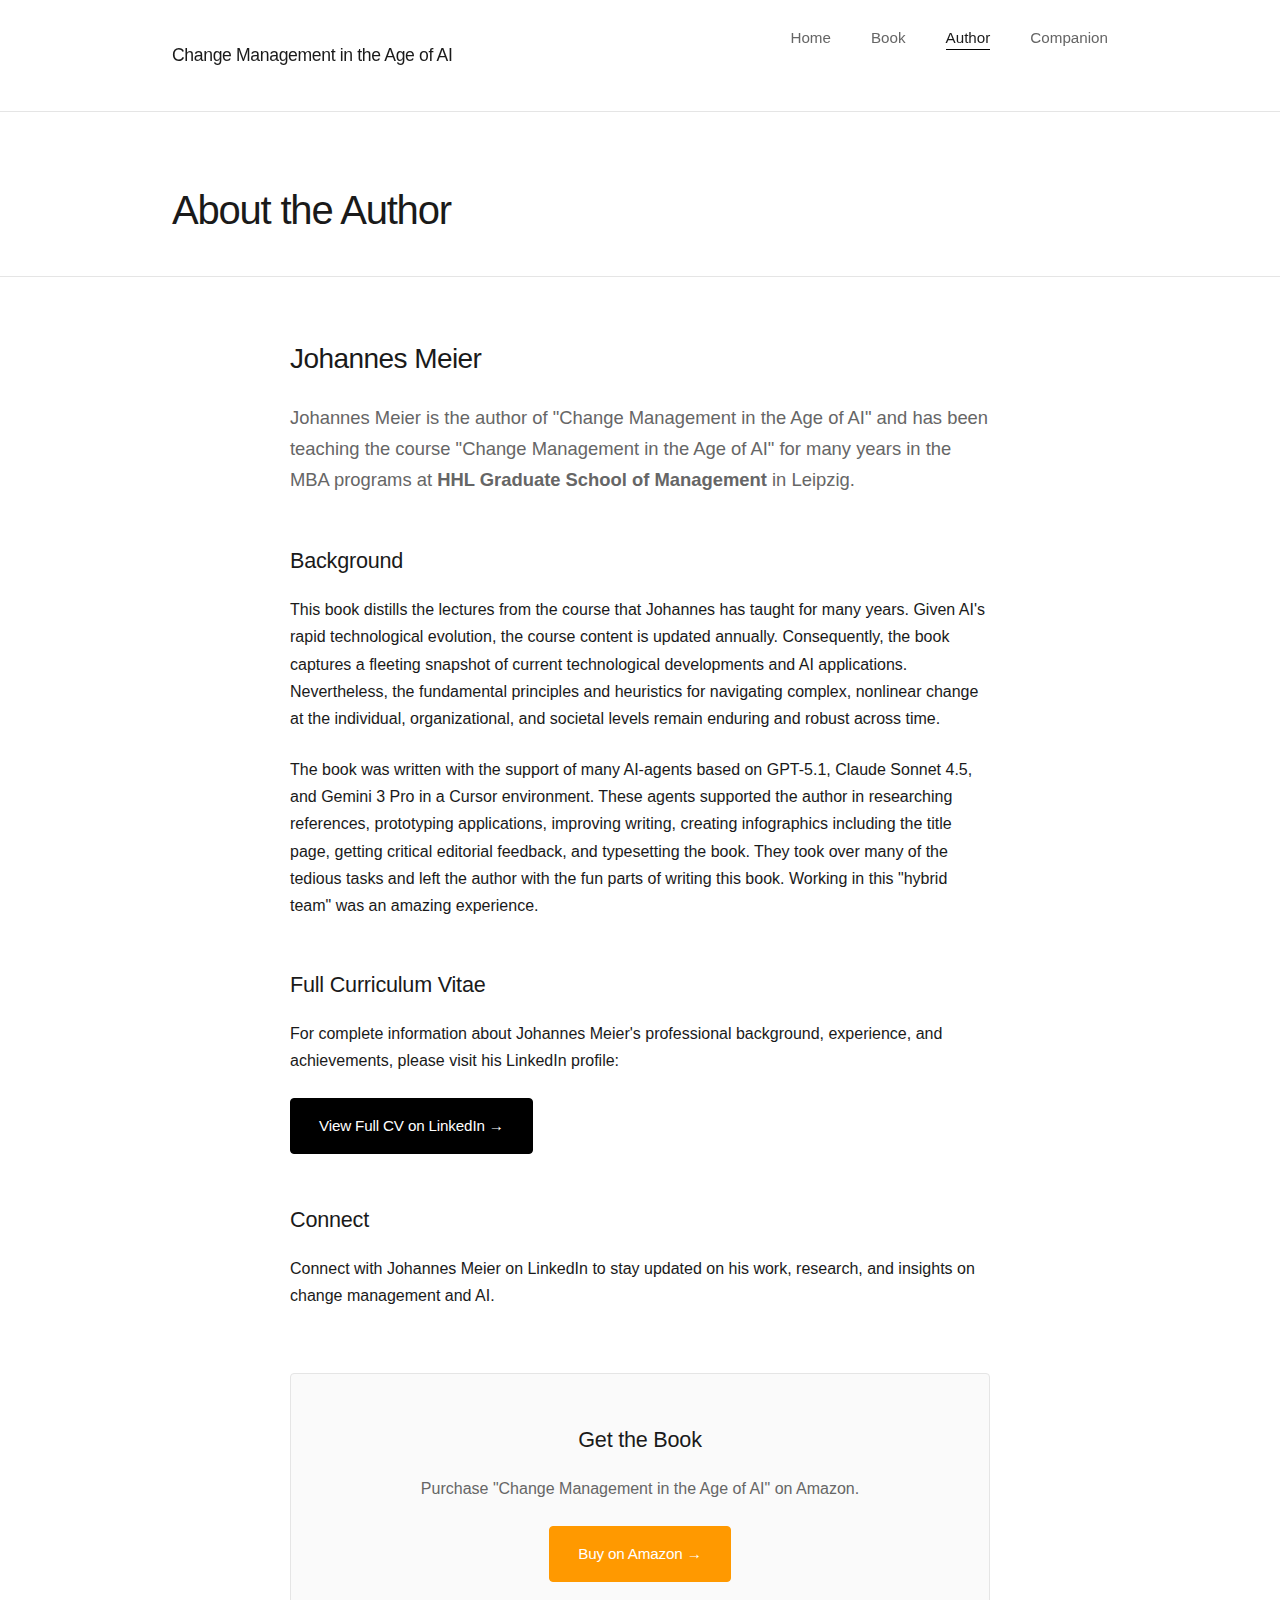
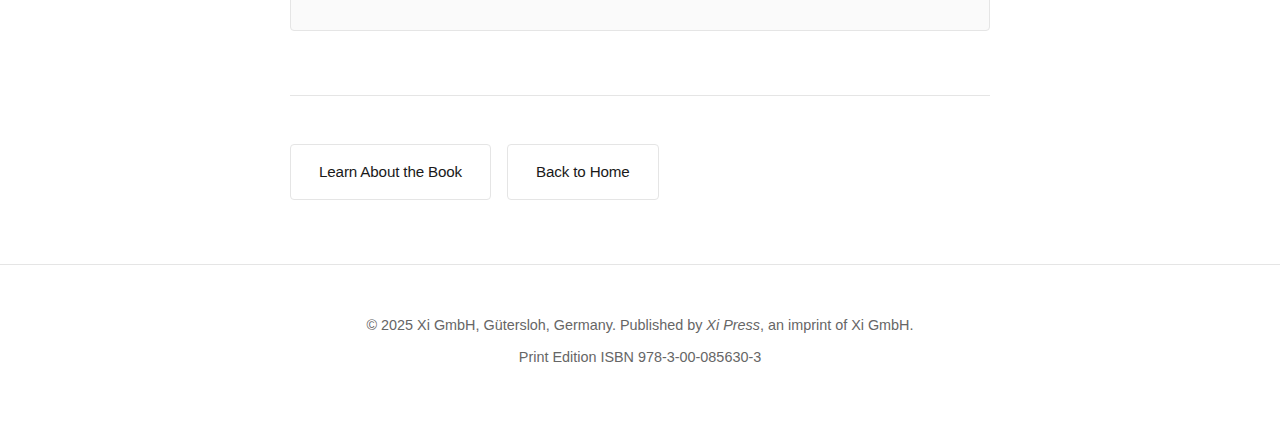
<file: author.html>
<!DOCTYPE html>
<html lang="en">
<head>
    <meta charset="UTF-8">
    <meta name="viewport" content="width=device-width, initial-scale=1.0">
    <title>About the Author | Change Management in the Age of AI</title>
    <link rel="stylesheet" href="styles.css">
</head>
<body>
    <header>
        <nav>
            <div class="nav-container">
                <h1 class="logo">Change Management in the Age of AI</h1>
                <ul class="nav-menu">
                    <li><a href="index.html">Home</a></li>
                    <li><a href="book.html">Book</a></li>
                    <li><a href="author.html" class="active">Author</a></li>
                    <li><a href="companion.html">Companion</a></li>
                </ul>
            </div>
        </nav>
    </header>

    <main>
        <section class="page-header">
            <div class="container">
                <h1>About the Author</h1>
            </div>
        </section>

        <section class="content">
            <div class="container">
                <div class="author-content">
                    <div class="author-intro">
                        <h2>Johannes Meier</h2>
                        <p class="lead">
                            Johannes Meier is the author of "Change Management in the Age of AI" and has been teaching 
                            the course "Change Management in the Age of AI" for many years in the MBA programs at 
                            <strong>HHL Graduate School of Management</strong> in Leipzig.
                        </p>
                    </div>

                    <div class="author-bio">
                        <h3>Background</h3>
                        <p>
                            This book distills the lectures from the course that Johannes has taught for many years. 
                            Given AI's rapid technological evolution, the course content is updated annually. Consequently, 
                            the book captures a fleeting snapshot of current technological developments and AI applications. 
                            Nevertheless, the fundamental principles and heuristics for navigating complex, nonlinear change 
                            at the individual, organizational, and societal levels remain enduring and robust across time.
                        </p>

                        <p>
                            The book was written with the support of many AI-agents based on GPT-5.1, Claude Sonnet 4.5, and 
                            Gemini 3 Pro in a Cursor environment. These agents supported the author in researching references, 
                            prototyping applications, improving writing, creating infographics including the title page, getting 
                            critical editorial feedback, and typesetting the book. They took over many of the tedious tasks and 
                            left the author with the fun parts of writing this book. Working in this "hybrid team" was an amazing 
                            experience.
                        </p>
                    </div>

                    <div class="author-cv">
                        <h3>Full Curriculum Vitae</h3>
                        <p>
                            For complete information about Johannes Meier's professional background, experience, and achievements, 
                            please visit his LinkedIn profile:
                        </p>
                        <div class="cv-link">
                            <a href="https://www.linkedin.com/in/johannesmeier/" target="_blank" rel="noopener noreferrer" class="btn btn-primary">
                                View Full CV on LinkedIn →
                            </a>
                        </div>
                    </div>

                    <div class="author-contact">
                        <h3>Connect</h3>
                        <p>
                            Connect with Johannes Meier on LinkedIn to stay updated on his work, research, and insights on 
                            change management and AI.
                        </p>
                    </div>

                    <div class="purchase-section">
                        <h3>Get the Book</h3>
                        <p>
                            Purchase "Change Management in the Age of AI" on Amazon.
                        </p>
                        <a href="https://www.amazon.de/dp/B0GC868MZJ" target="_blank" rel="noopener noreferrer" class="btn btn-primary btn-amazon">
                            Buy on Amazon →
                        </a>
                    </div>

                    <div class="cta-section">
                        <a href="book.html" class="btn btn-outline">Learn About the Book</a>
                        <a href="index.html" class="btn btn-outline">Back to Home</a>
                    </div>
                </div>
            </div>
        </section>
    </main>

    <footer>
        <div class="container">
            <p>&copy; 2025 Xi GmbH, Gütersloh, Germany. Published by <em>Xi Press</em>, an imprint of Xi GmbH.</p>
            <p>Print Edition ISBN 978-3-00-085630-3</p>
        </div>
    </footer>
</body>
</html>
</file>
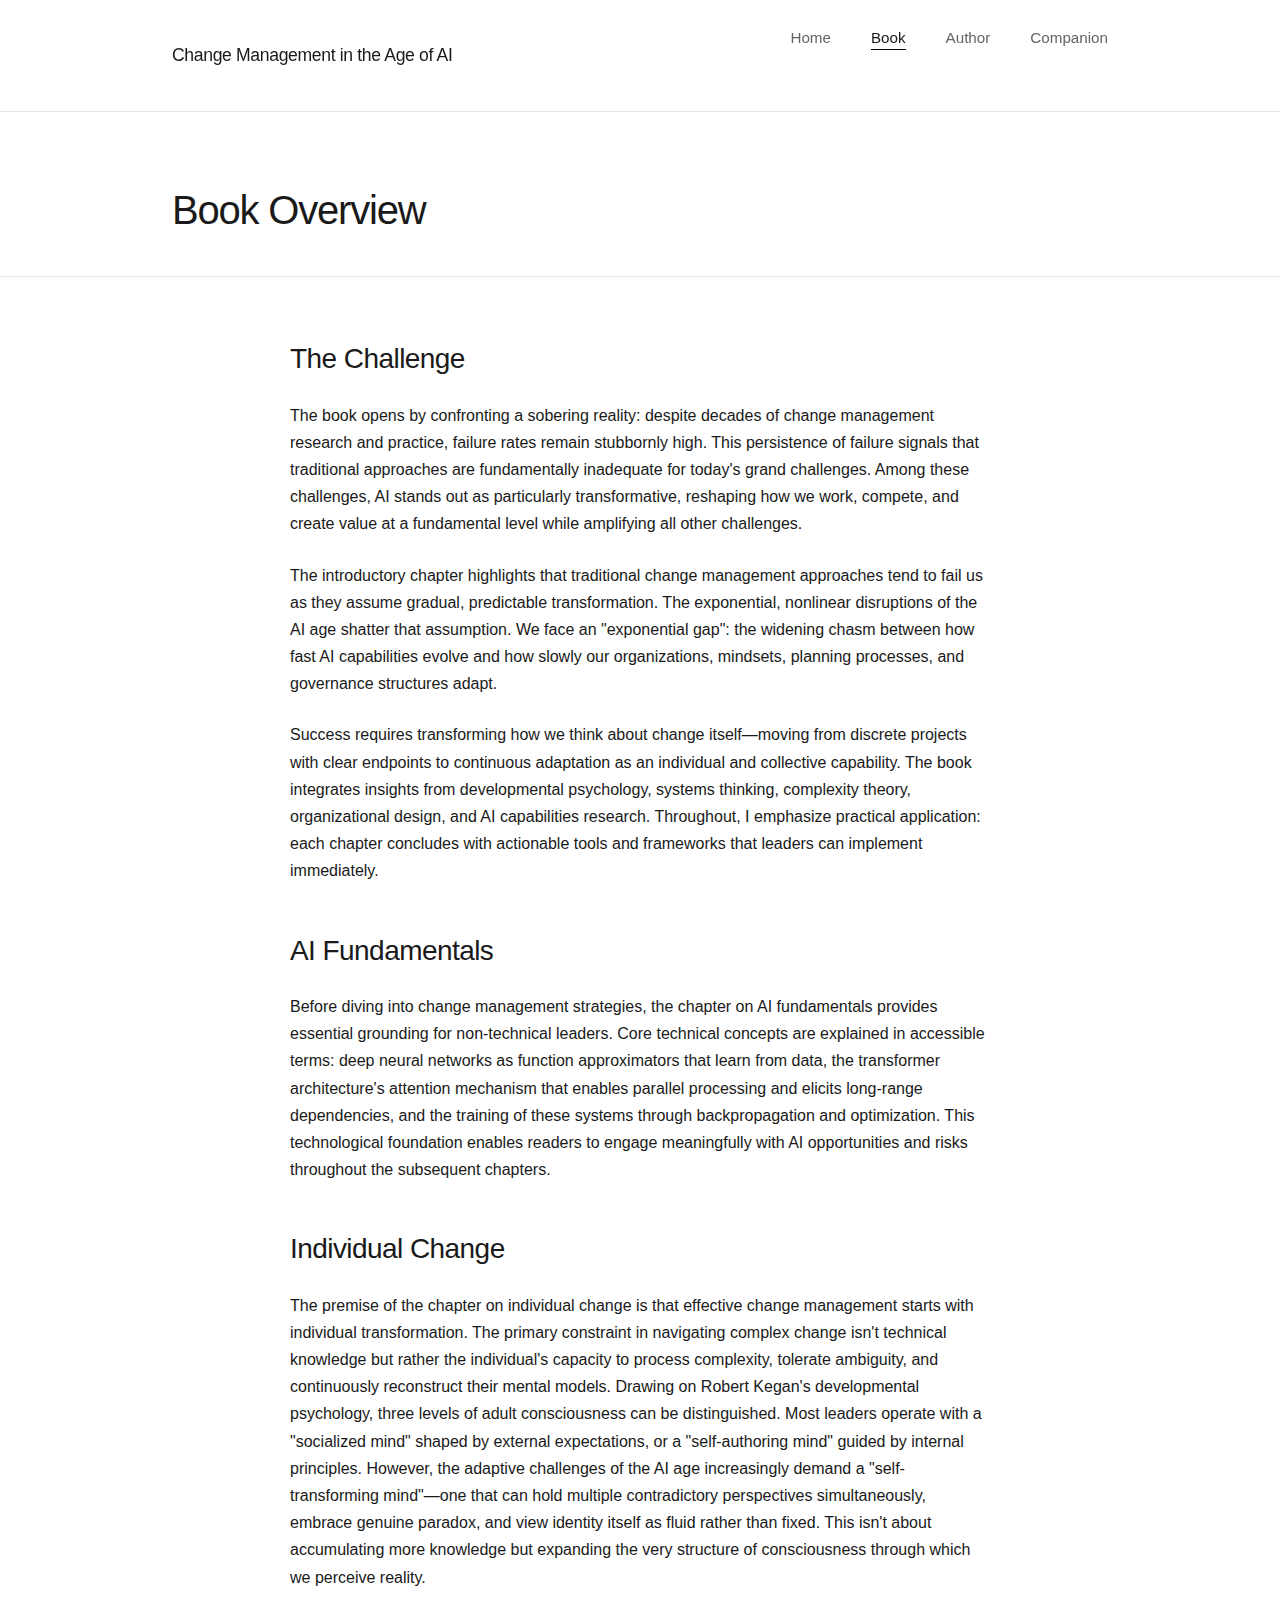
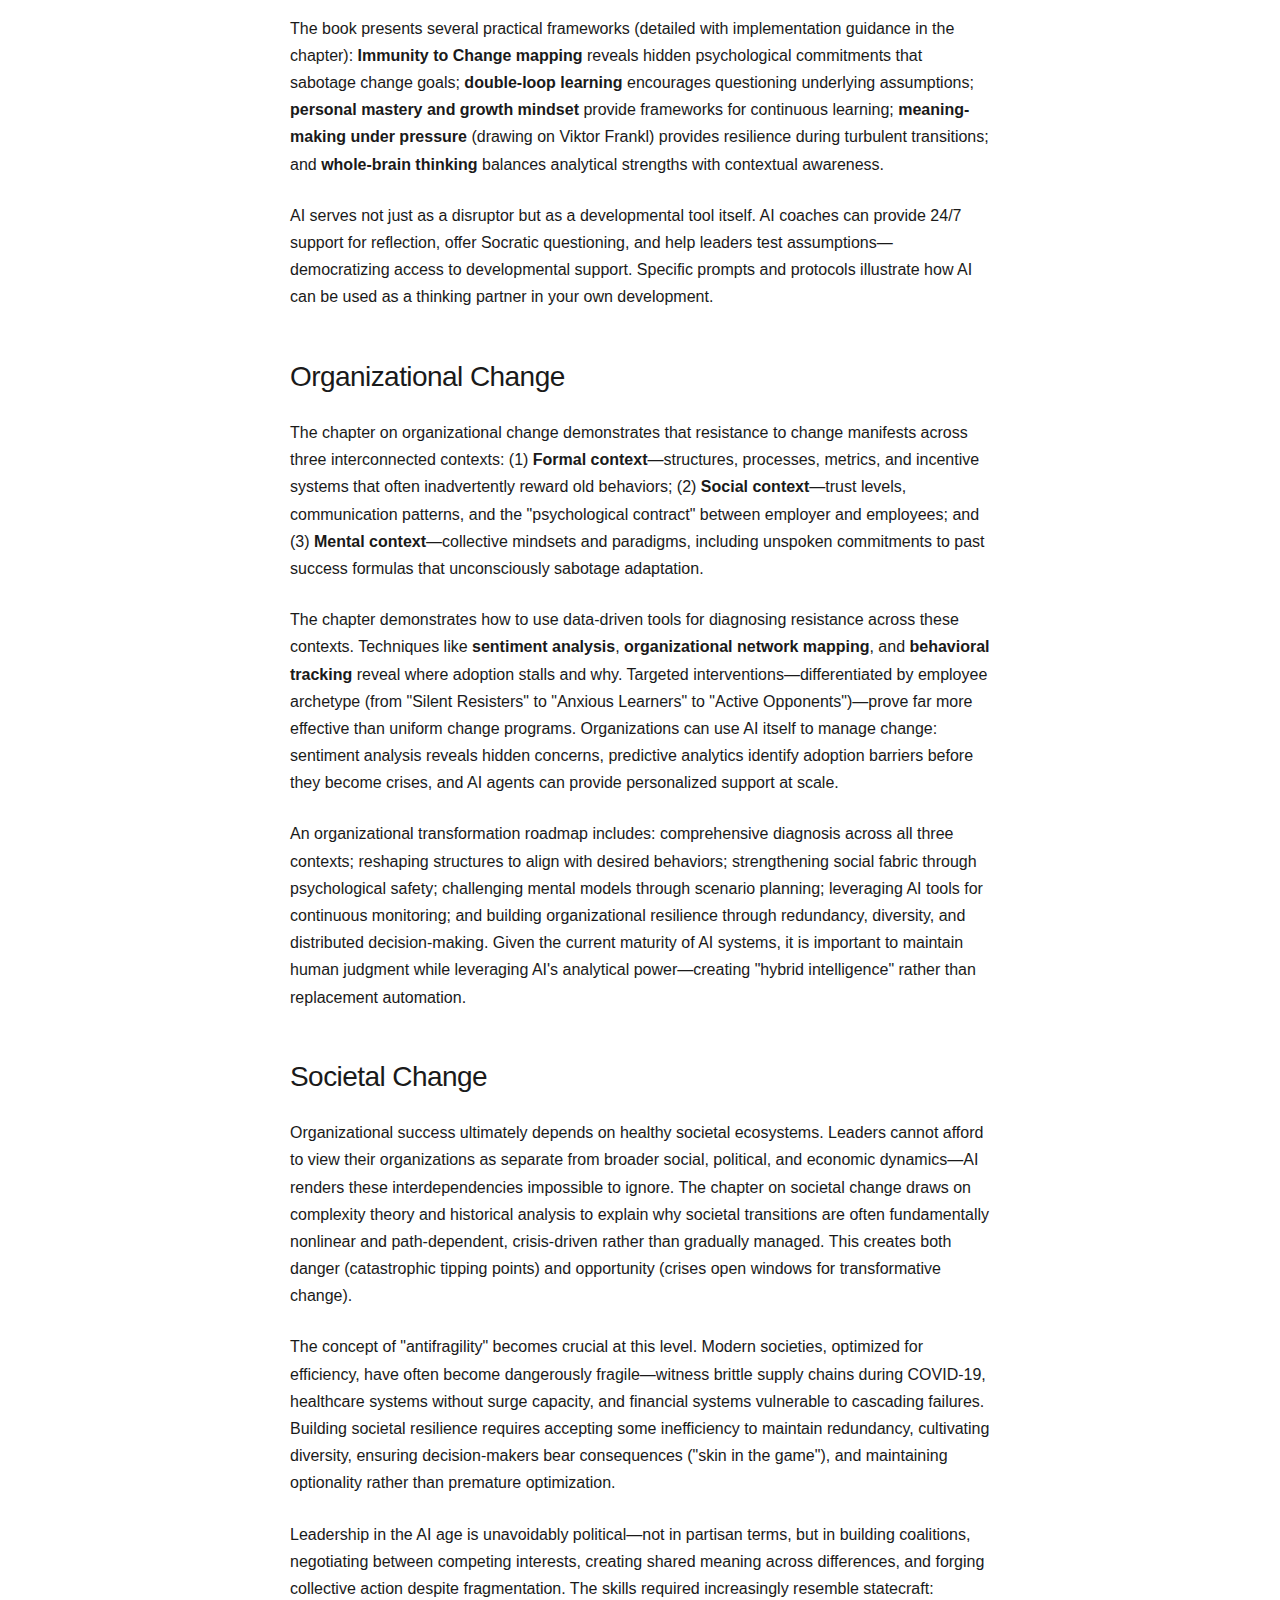
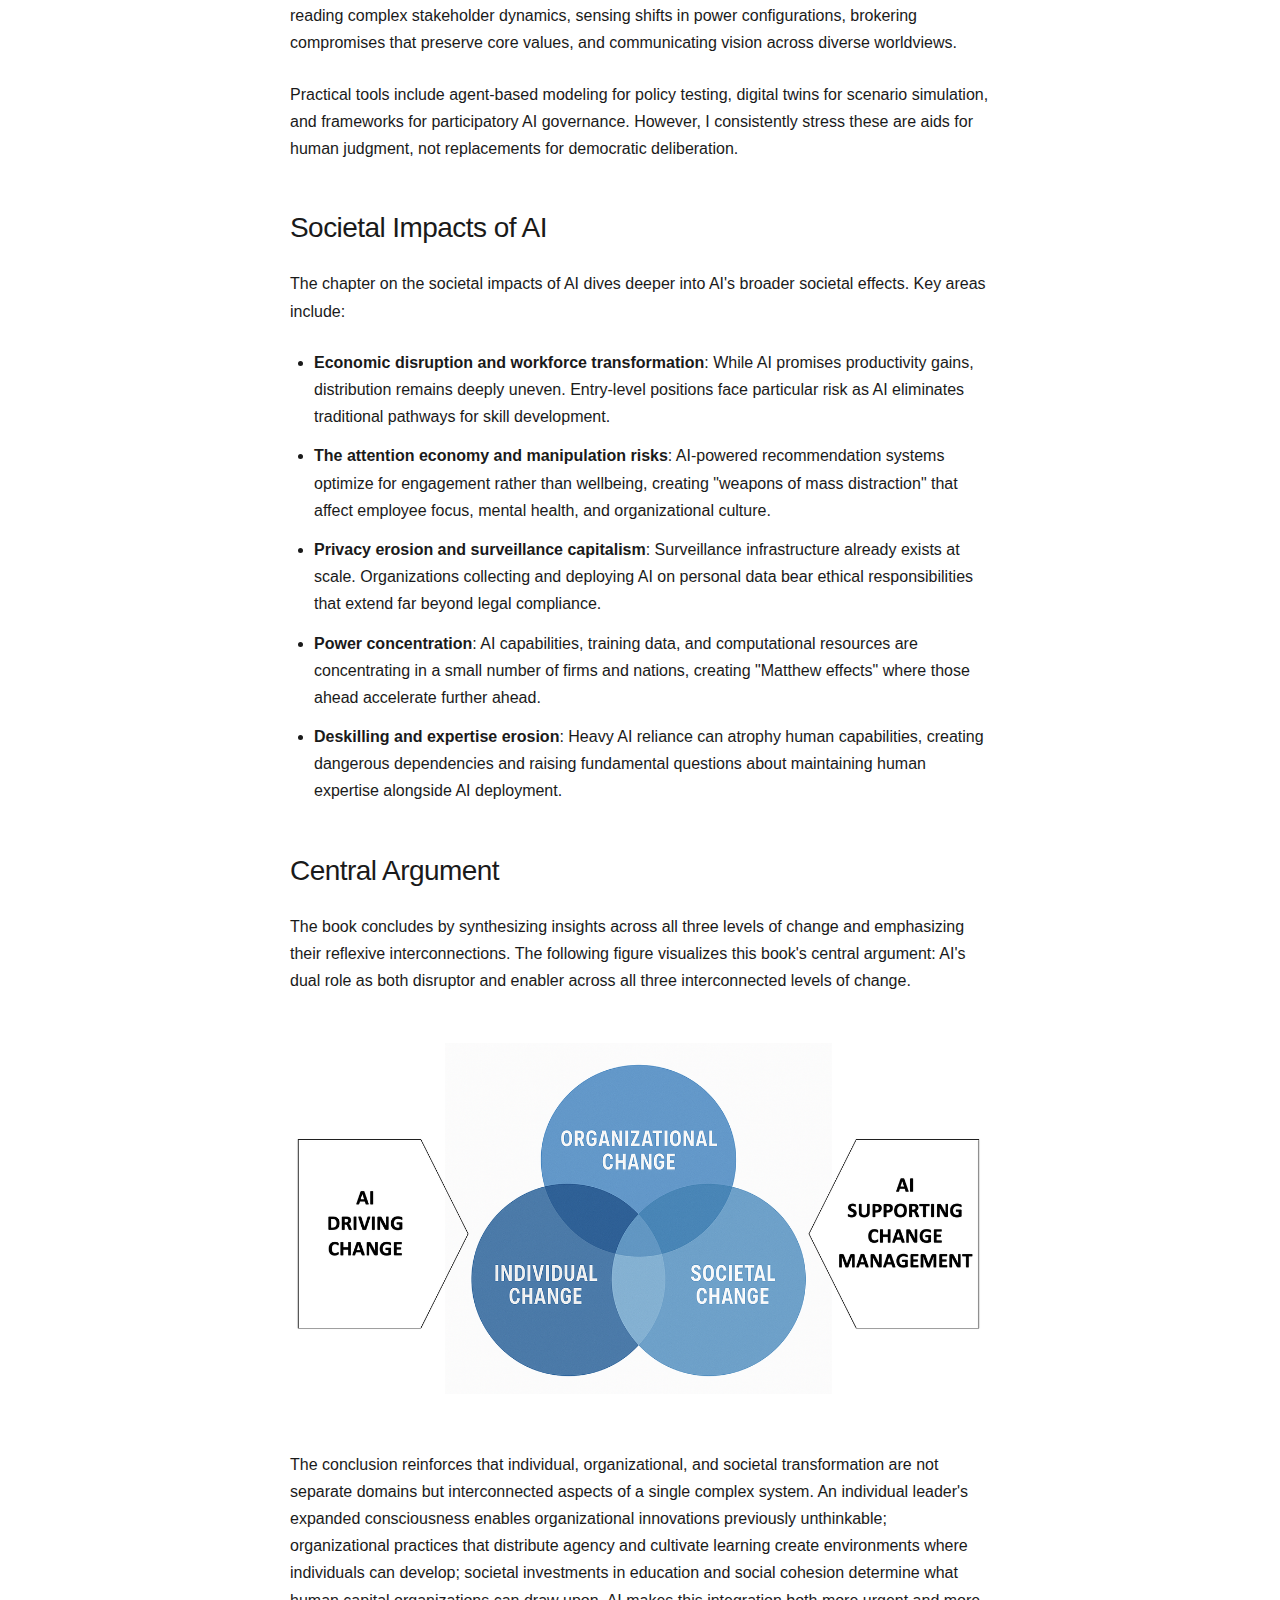
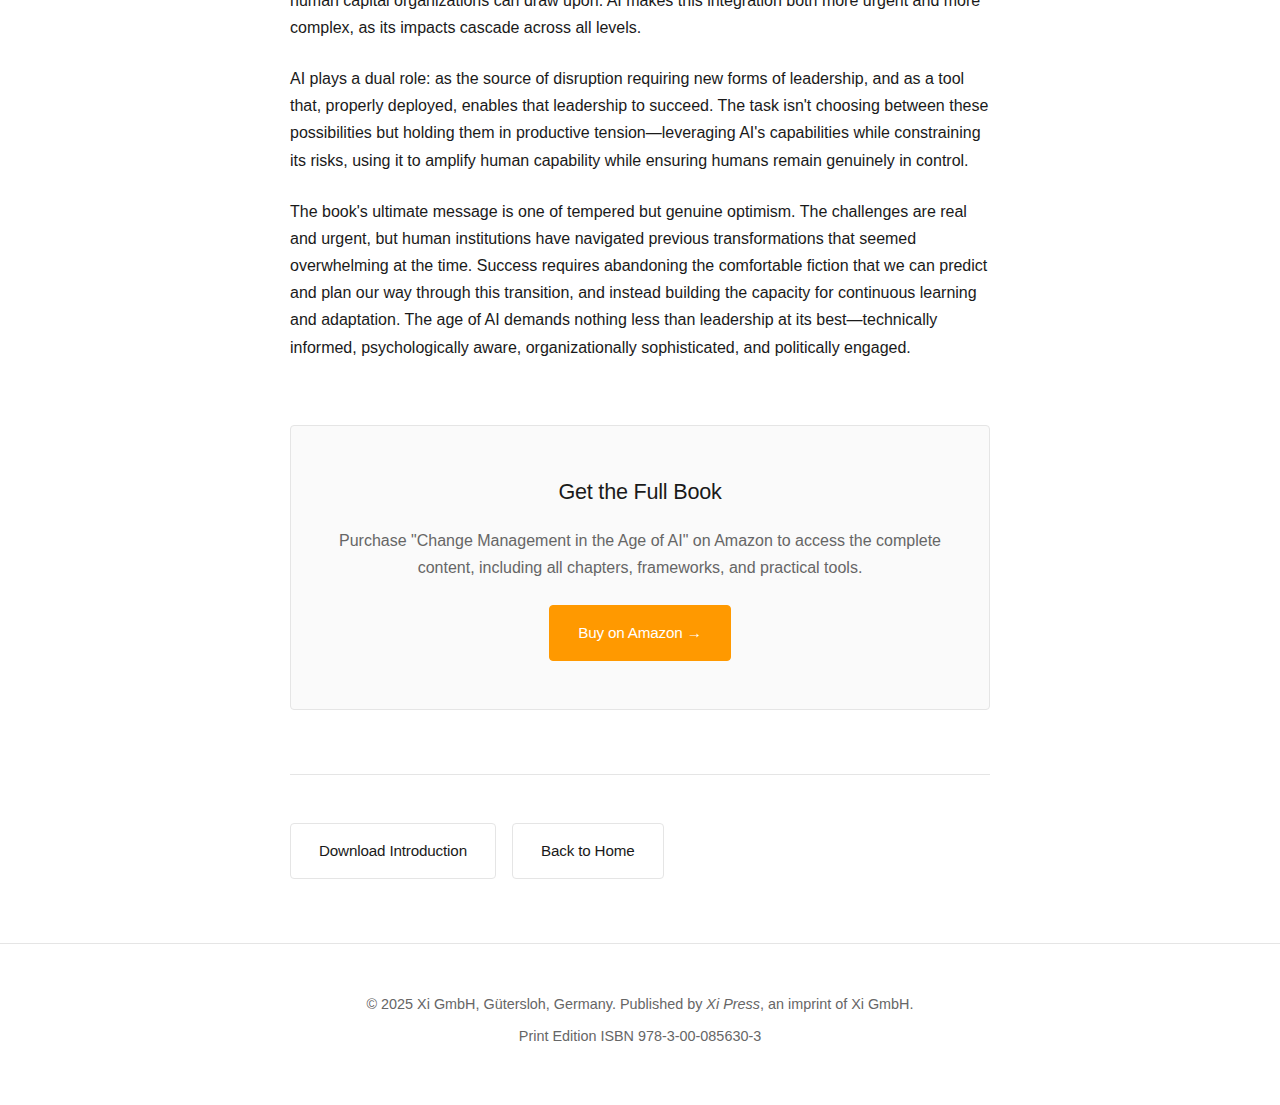
<file: book.html>
<!DOCTYPE html>
<html lang="en">
<head>
    <meta charset="UTF-8">
    <meta name="viewport" content="width=device-width, initial-scale=1.0">
    <title>Book Overview | Change Management in the Age of AI</title>
    <link rel="stylesheet" href="styles.css">
</head>
<body>
    <header>
        <nav>
            <div class="nav-container">
                <h1 class="logo">Change Management in the Age of AI</h1>
                <ul class="nav-menu">
                    <li><a href="index.html">Home</a></li>
                    <li><a href="book.html" class="active">Book</a></li>
                    <li><a href="author.html">Author</a></li>
                    <li><a href="companion.html">Companion</a></li>
                </ul>
            </div>
        </nav>
    </header>

    <main>
        <section class="page-header">
            <div class="container">
                <h1>Book Overview</h1>
            </div>
        </section>

        <section class="content">
            <div class="container">
                <div class="book-content">
                    <h2>The Challenge</h2>
                    <p>
                        The book opens by confronting a sobering reality: despite decades of change management research and practice, 
                        failure rates remain stubbornly high. This persistence of failure signals that traditional approaches are 
                        fundamentally inadequate for today's grand challenges. Among these challenges, AI stands out as particularly 
                        transformative, reshaping how we work, compete, and create value at a fundamental level while amplifying all 
                        other challenges.
                    </p>

                    <p>
                        The introductory chapter highlights that traditional change management approaches tend to fail us as they assume 
                        gradual, predictable transformation. The exponential, nonlinear disruptions of the AI age shatter that assumption. 
                        We face an "exponential gap": the widening chasm between how fast AI capabilities evolve and how slowly our 
                        organizations, mindsets, planning processes, and governance structures adapt.
                    </p>

                    <p>
                        Success requires transforming how we think about change itself—moving from discrete projects with clear endpoints 
                        to continuous adaptation as an individual and collective capability. The book integrates insights from developmental 
                        psychology, systems thinking, complexity theory, organizational design, and AI capabilities research. Throughout, 
                        I emphasize practical application: each chapter concludes with actionable tools and frameworks that leaders can 
                        implement immediately.
                    </p>

                    <h2>AI Fundamentals</h2>
                    <p>
                        Before diving into change management strategies, the chapter on AI fundamentals provides essential grounding for 
                        non-technical leaders. Core technical concepts are explained in accessible terms: deep neural networks as function 
                        approximators that learn from data, the transformer architecture's attention mechanism that enables parallel 
                        processing and elicits long-range dependencies, and the training of these systems through backpropagation and 
                        optimization. This technological foundation enables readers to engage meaningfully with AI opportunities and risks 
                        throughout the subsequent chapters.
                    </p>

                    <h2>Individual Change</h2>
                    <p>
                        The premise of the chapter on individual change is that effective change management starts with individual 
                        transformation. The primary constraint in navigating complex change isn't technical knowledge but rather the 
                        individual's capacity to process complexity, tolerate ambiguity, and continuously reconstruct their mental models. 
                        Drawing on Robert Kegan's developmental psychology, three levels of adult consciousness can be distinguished. Most 
                        leaders operate with a "socialized mind" shaped by external expectations, or a "self-authoring mind" guided by 
                        internal principles. However, the adaptive challenges of the AI age increasingly demand a "self-transforming mind"—one 
                        that can hold multiple contradictory perspectives simultaneously, embrace genuine paradox, and view identity itself as 
                        fluid rather than fixed. This isn't about accumulating more knowledge but expanding the very structure of 
                        consciousness through which we perceive reality.
                    </p>

                    <p>
                        The book presents several practical frameworks (detailed with implementation guidance in the chapter): 
                        <strong>Immunity to Change mapping</strong> reveals hidden psychological commitments that sabotage change goals; 
                        <strong>double-loop learning</strong> encourages questioning underlying assumptions; 
                        <strong>personal mastery and growth mindset</strong> provide frameworks for continuous learning; 
                        <strong>meaning-making under pressure</strong> (drawing on Viktor Frankl) provides resilience during turbulent 
                        transitions; and <strong>whole-brain thinking</strong> balances analytical strengths with contextual awareness.
                    </p>

                    <p>
                        AI serves not just as a disruptor but as a developmental tool itself. AI coaches can provide 24/7 support for 
                        reflection, offer Socratic questioning, and help leaders test assumptions—democratizing access to developmental 
                        support. Specific prompts and protocols illustrate how AI can be used as a thinking partner in your own development.
                    </p>

                    <h2>Organizational Change</h2>
                    <p>
                        The chapter on organizational change demonstrates that resistance to change manifests across three interconnected 
                        contexts: (1) <strong>Formal context</strong>—structures, processes, metrics, and incentive systems that often 
                        inadvertently reward old behaviors; (2) <strong>Social context</strong>—trust levels, communication patterns, and 
                        the "psychological contract" between employer and employees; and (3) <strong>Mental context</strong>—collective 
                        mindsets and paradigms, including unspoken commitments to past success formulas that unconsciously sabotage adaptation.
                    </p>

                    <p>
                        The chapter demonstrates how to use data-driven tools for diagnosing resistance across these contexts. Techniques like 
                        <strong>sentiment analysis</strong>, <strong>organizational network mapping</strong>, and 
                        <strong>behavioral tracking</strong> reveal where adoption stalls and why. Targeted interventions—differentiated by 
                        employee archetype (from "Silent Resisters" to "Anxious Learners" to "Active Opponents")—prove far more effective 
                        than uniform change programs. Organizations can use AI itself to manage change: sentiment analysis reveals hidden 
                        concerns, predictive analytics identify adoption barriers before they become crises, and AI agents can provide 
                        personalized support at scale.
                    </p>

                    <p>
                        An organizational transformation roadmap includes: comprehensive diagnosis across all three contexts; reshaping 
                        structures to align with desired behaviors; strengthening social fabric through psychological safety; challenging 
                        mental models through scenario planning; leveraging AI tools for continuous monitoring; and building organizational 
                        resilience through redundancy, diversity, and distributed decision-making. Given the current maturity of AI systems, 
                        it is important to maintain human judgment while leveraging AI's analytical power—creating "hybrid intelligence" 
                        rather than replacement automation.
                    </p>

                    <h2>Societal Change</h2>
                    <p>
                        Organizational success ultimately depends on healthy societal ecosystems. Leaders cannot afford to view their 
                        organizations as separate from broader social, political, and economic dynamics—AI renders these interdependencies 
                        impossible to ignore. The chapter on societal change draws on complexity theory and historical analysis to explain 
                        why societal transitions are often fundamentally nonlinear and path-dependent, crisis-driven rather than gradually 
                        managed. This creates both danger (catastrophic tipping points) and opportunity (crises open windows for 
                        transformative change).
                    </p>

                    <p>
                        The concept of "antifragility" becomes crucial at this level. Modern societies, optimized for efficiency, have often 
                        become dangerously fragile—witness brittle supply chains during COVID-19, healthcare systems without surge capacity, 
                        and financial systems vulnerable to cascading failures. Building societal resilience requires accepting some 
                        inefficiency to maintain redundancy, cultivating diversity, ensuring decision-makers bear consequences ("skin in the 
                        game"), and maintaining optionality rather than premature optimization.
                    </p>

                    <p>
                        Leadership in the AI age is unavoidably political—not in partisan terms, but in building coalitions, negotiating 
                        between competing interests, creating shared meaning across differences, and forging collective action despite 
                        fragmentation. The skills required increasingly resemble statecraft: reading complex stakeholder dynamics, sensing 
                        shifts in power configurations, brokering compromises that preserve core values, and communicating vision across 
                        diverse worldviews.
                    </p>

                    <p>
                        Practical tools include agent-based modeling for policy testing, digital twins for scenario simulation, and frameworks 
                        for participatory AI governance. However, I consistently stress these are aids for human judgment, not replacements 
                        for democratic deliberation.
                    </p>

                    <h2>Societal Impacts of AI</h2>
                    <p>
                        The chapter on the societal impacts of AI dives deeper into AI's broader societal effects. Key areas include:
                    </p>

                    <ul>
                        <li><strong>Economic disruption and workforce transformation</strong>: While AI promises productivity gains, 
                        distribution remains deeply uneven. Entry-level positions face particular risk as AI eliminates traditional pathways 
                        for skill development.</li>
                        <li><strong>The attention economy and manipulation risks</strong>: AI-powered recommendation systems optimize for 
                        engagement rather than wellbeing, creating "weapons of mass distraction" that affect employee focus, mental health, 
                        and organizational culture.</li>
                        <li><strong>Privacy erosion and surveillance capitalism</strong>: Surveillance infrastructure already exists at scale. 
                        Organizations collecting and deploying AI on personal data bear ethical responsibilities that extend far beyond legal 
                        compliance.</li>
                        <li><strong>Power concentration</strong>: AI capabilities, training data, and computational resources are concentrating 
                        in a small number of firms and nations, creating "Matthew effects" where those ahead accelerate further ahead.</li>
                        <li><strong>Deskilling and expertise erosion</strong>: Heavy AI reliance can atrophy human capabilities, creating 
                        dangerous dependencies and raising fundamental questions about maintaining human expertise alongside AI deployment.</li>
                    </ul>

                    <h2>Central Argument</h2>
                    <p>
                        The book concludes by synthesizing insights across all three levels of change and emphasizing their reflexive 
                        interconnections. The following figure visualizes this book's central argument: AI's dual role as both disruptor and 
                        enabler across all three interconnected levels of change.
                    </p>

                    <div class="image-container">
                        <img src="static/images/overview.png" alt="Dual role of AI with regard to change at all levels" class="overview-image">
                    </div>

                    <p>
                        The conclusion reinforces that individual, organizational, and societal transformation are not separate domains but 
                        interconnected aspects of a single complex system. An individual leader's expanded consciousness enables organizational 
                        innovations previously unthinkable; organizational practices that distribute agency and cultivate learning create 
                        environments where individuals can develop; societal investments in education and social cohesion determine what human 
                        capital organizations can draw upon. AI makes this integration both more urgent and more complex, as its impacts cascade 
                        across all levels.
                    </p>

                    <p>
                        AI plays a dual role: as the source of disruption requiring new forms of leadership, and as a tool that, properly 
                        deployed, enables that leadership to succeed. The task isn't choosing between these possibilities but holding them in 
                        productive tension—leveraging AI's capabilities while constraining its risks, using it to amplify human capability while 
                        ensuring humans remain genuinely in control.
                    </p>

                    <p>
                        The book's ultimate message is one of tempered but genuine optimism. The challenges are real and urgent, but human 
                        institutions have navigated previous transformations that seemed overwhelming at the time. Success requires abandoning 
                        the comfortable fiction that we can predict and plan our way through this transition, and instead building the capacity 
                        for continuous learning and adaptation. The age of AI demands nothing less than leadership at its best—technically 
                        informed, psychologically aware, organizationally sophisticated, and politically engaged.
                    </p>

                    <div class="purchase-section">
                        <h3>Get the Full Book</h3>
                        <p>
                            Purchase "Change Management in the Age of AI" on Amazon to access the complete content, 
                            including all chapters, frameworks, and practical tools.
                        </p>
                        <a href="https://www.amazon.de/dp/B0GC868MZJ" target="_blank" rel="noopener noreferrer" class="btn btn-primary btn-amazon">
                            Buy on Amazon →
                        </a>
                    </div>

                    <div class="cta-section">
                        <a href="static/pdf/intro_change_management_AI.pdf" class="btn btn-outline" download>Download Introduction</a>
                        <a href="index.html" class="btn btn-outline">Back to Home</a>
                    </div>
                </div>
            </div>
        </section>
    </main>

    <footer>
        <div class="container">
            <p>&copy; 2025 Xi GmbH, Gütersloh, Germany. Published by <em>Xi Press</em>, an imprint of Xi GmbH.</p>
            <p>Print Edition ISBN 978-3-00-085630-3</p>
        </div>
    </footer>
</body>
</html>
</file>
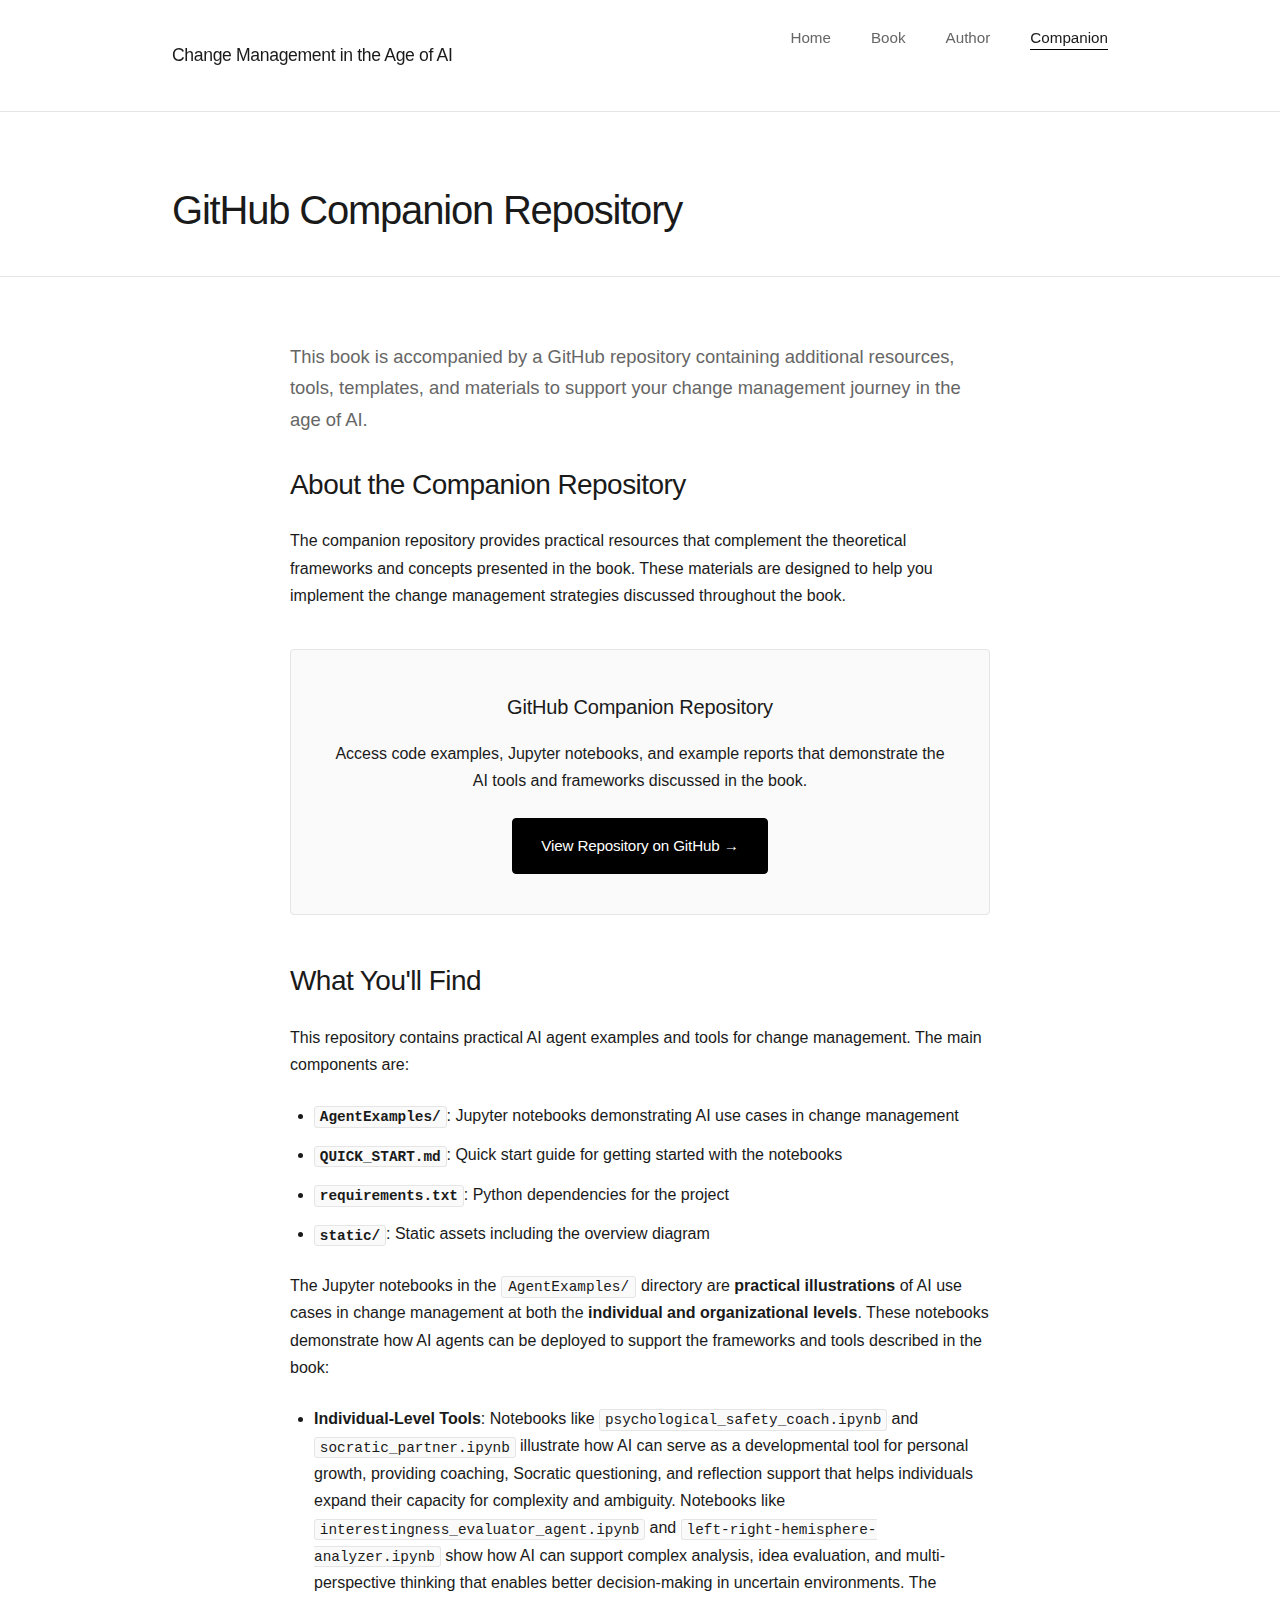
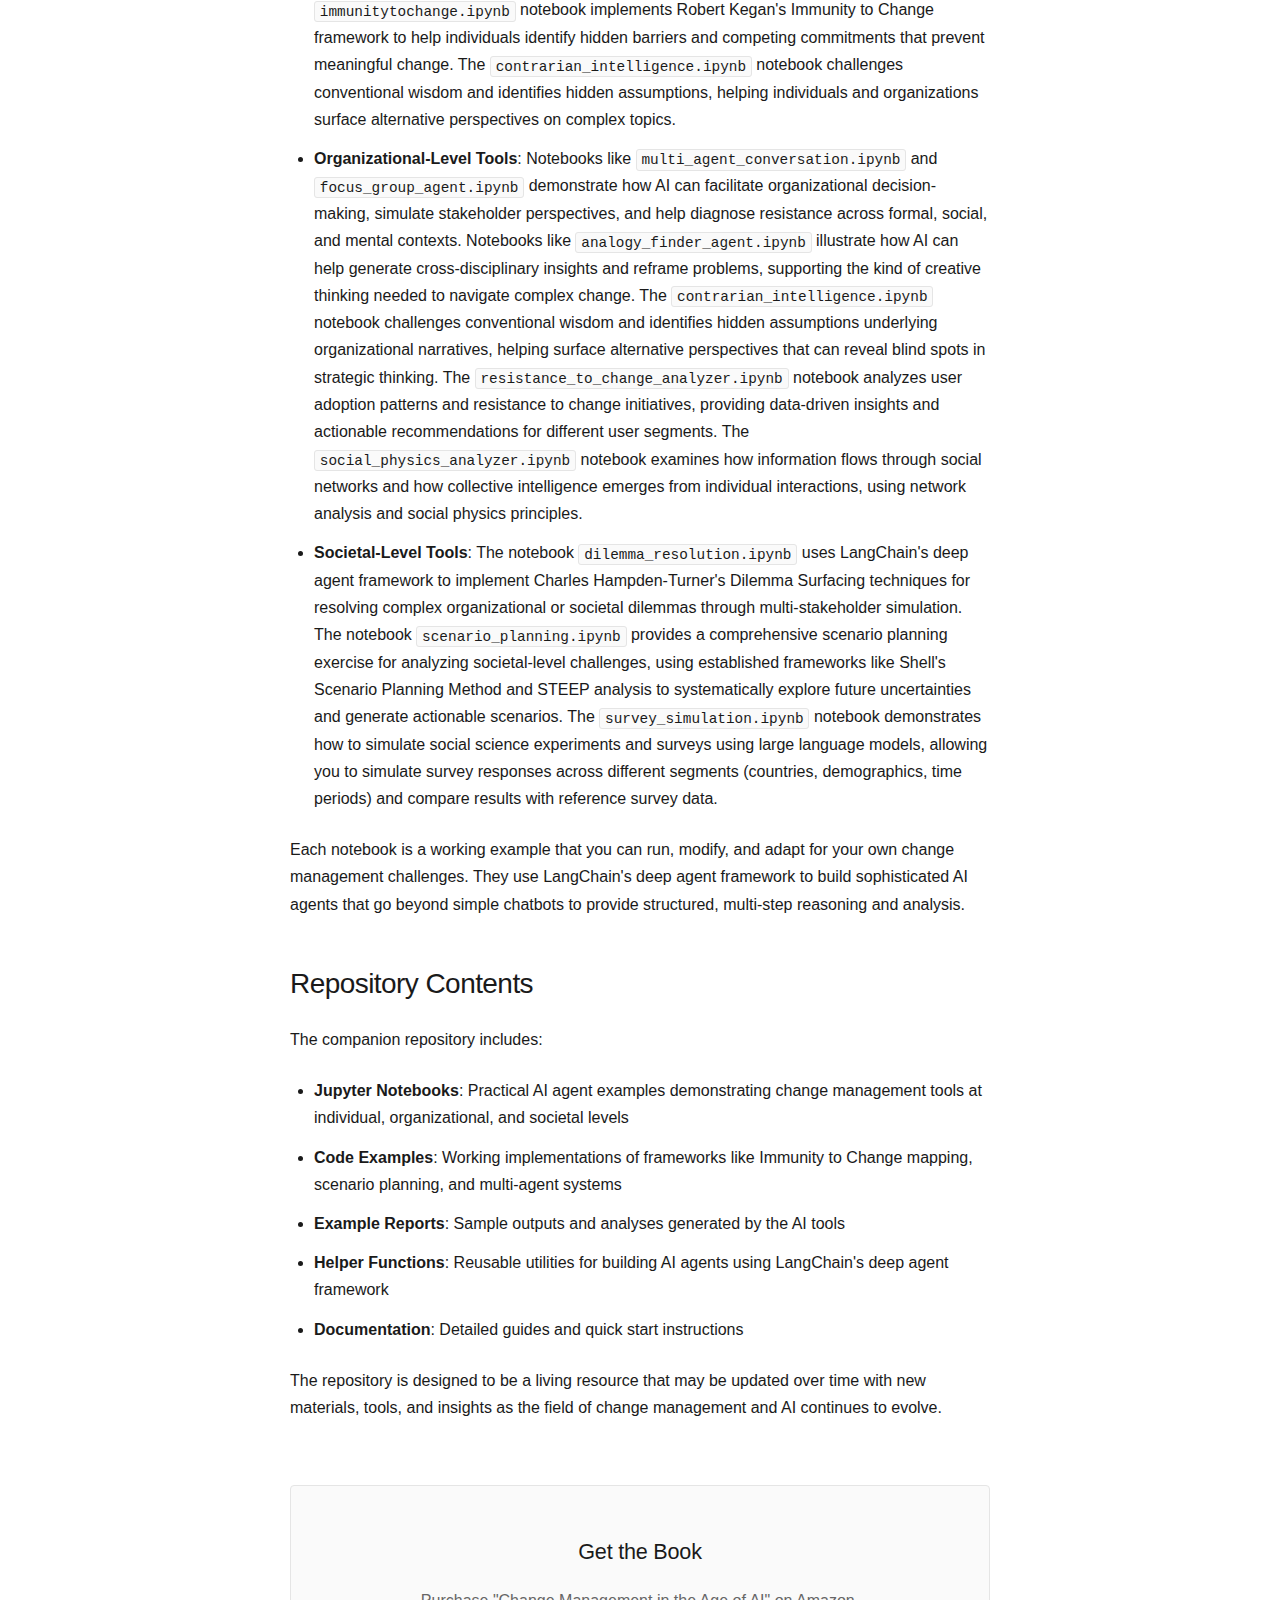
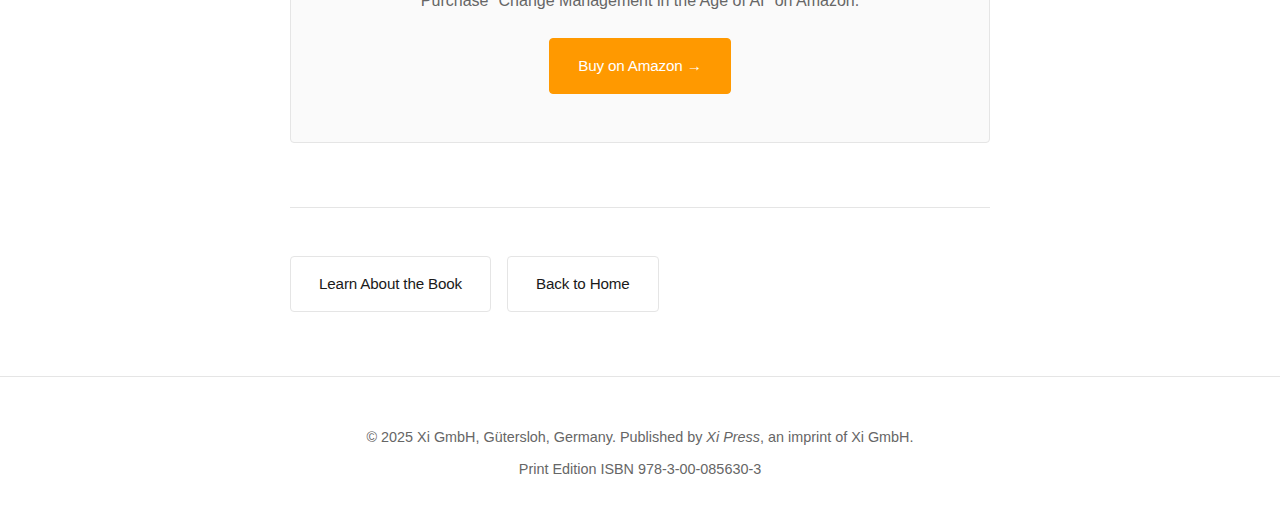
<file: companion.html>
<!DOCTYPE html>
<html lang="en">
<head>
    <meta charset="UTF-8">
    <meta name="viewport" content="width=device-width, initial-scale=1.0">
    <title>Companion Repository | Change Management in the Age of AI</title>
    <link rel="stylesheet" href="styles.css">
</head>
<body>
    <header>
        <nav>
            <div class="nav-container">
                <h1 class="logo">Change Management in the Age of AI</h1>
                <ul class="nav-menu">
                    <li><a href="index.html">Home</a></li>
                    <li><a href="book.html">Book</a></li>
                    <li><a href="author.html">Author</a></li>
                    <li><a href="companion.html" class="active">Companion</a></li>
                </ul>
            </div>
        </nav>
    </header>

    <main>
        <section class="page-header">
            <div class="container">
                <h1>GitHub Companion Repository</h1>
            </div>
        </section>

        <section class="content">
            <div class="container">
                <div class="companion-content">
                    <p class="lead">
                        This book is accompanied by a GitHub repository containing additional resources, tools, templates, 
                        and materials to support your change management journey in the age of AI.
                    </p>

                    <div class="repository-info">
                        <h2>About the Companion Repository</h2>
                        <p>
                            The companion repository provides practical resources that complement the theoretical frameworks 
                            and concepts presented in the book. These materials are designed to help you implement the 
                            change management strategies discussed throughout the book.
                        </p>

                        <div class="repository-link-box">
                            <h3>GitHub Companion Repository</h3>
                            <p>
                                Access code examples, Jupyter notebooks, and example reports that demonstrate the AI tools 
                                and frameworks discussed in the book.
                            </p>
                            <a href="https://github.com/jmeier1963/CHANGEMANAGEMENTAI" target="_blank" rel="noopener noreferrer" class="btn btn-primary">
                                View Repository on GitHub →
                            </a>
                        </div>
                    </div>

                    <div class="repository-features">
                        <h2>What You'll Find</h2>
                        <p>
                            This repository contains practical AI agent examples and tools for change management. The main components are:
                        </p>
                        <ul>
                            <li><strong><code>AgentExamples/</code></strong>: Jupyter notebooks demonstrating AI use cases in change management</li>
                            <li><strong><code>QUICK_START.md</code></strong>: Quick start guide for getting started with the notebooks</li>
                            <li><strong><code>requirements.txt</code></strong>: Python dependencies for the project</li>
                            <li><strong><code>static/</code></strong>: Static assets including the overview diagram</li>
                        </ul>
                        <p>
                            The Jupyter notebooks in the <code>AgentExamples/</code> directory are <strong>practical illustrations</strong> of AI use cases in change management at both the <strong>individual and organizational levels</strong>. These notebooks demonstrate how AI agents can be deployed to support the frameworks and tools described in the book:
                        </p>
                        <ul>
                            <li><strong>Individual-Level Tools</strong>: Notebooks like <code>psychological_safety_coach.ipynb</code> and <code>socratic_partner.ipynb</code> illustrate how AI can serve as a developmental tool for personal growth, providing coaching, Socratic questioning, and reflection support that helps individuals expand their capacity for complexity and ambiguity. Notebooks like <code>interestingness_evaluator_agent.ipynb</code> and <code>left-right-hemisphere-analyzer.ipynb</code> show how AI can support complex analysis, idea evaluation, and multi-perspective thinking that enables better decision-making in uncertain environments. The <code>immunitytochange.ipynb</code> notebook implements Robert Kegan's Immunity to Change framework to help individuals identify hidden barriers and competing commitments that prevent meaningful change. The <code>contrarian_intelligence.ipynb</code> notebook challenges conventional wisdom and identifies hidden assumptions, helping individuals and organizations surface alternative perspectives on complex topics.</li>
                            <li><strong>Organizational-Level Tools</strong>: Notebooks like <code>multi_agent_conversation.ipynb</code> and <code>focus_group_agent.ipynb</code> demonstrate how AI can facilitate organizational decision-making, simulate stakeholder perspectives, and help diagnose resistance across formal, social, and mental contexts. Notebooks like <code>analogy_finder_agent.ipynb</code> illustrate how AI can help generate cross-disciplinary insights and reframe problems, supporting the kind of creative thinking needed to navigate complex change. The <code>contrarian_intelligence.ipynb</code> notebook challenges conventional wisdom and identifies hidden assumptions underlying organizational narratives, helping surface alternative perspectives that can reveal blind spots in strategic thinking. The <code>resistance_to_change_analyzer.ipynb</code> notebook analyzes user adoption patterns and resistance to change initiatives, providing data-driven insights and actionable recommendations for different user segments. The <code>social_physics_analyzer.ipynb</code> notebook examines how information flows through social networks and how collective intelligence emerges from individual interactions, using network analysis and social physics principles.</li>
                            <li><strong>Societal-Level Tools</strong>: The notebook <code>dilemma_resolution.ipynb</code> uses LangChain's deep agent framework to implement Charles Hampden-Turner's Dilemma Surfacing techniques for resolving complex organizational or societal dilemmas through multi-stakeholder simulation. The notebook <code>scenario_planning.ipynb</code> provides a comprehensive scenario planning exercise for analyzing societal-level challenges, using established frameworks like Shell's Scenario Planning Method and STEEP analysis to systematically explore future uncertainties and generate actionable scenarios. The <code>survey_simulation.ipynb</code> notebook demonstrates how to simulate social science experiments and surveys using large language models, allowing you to simulate survey responses across different segments (countries, demographics, time periods) and compare results with reference survey data.</li>
                        </ul>
                        <p>
                            Each notebook is a working example that you can run, modify, and adapt for your own change management challenges. They use LangChain's deep agent framework to build sophisticated AI agents that go beyond simple chatbots to provide structured, multi-step reasoning and analysis.
                        </p>
                    </div>

                    <div class="repository-access">
                        <h2>Repository Contents</h2>
                        <p>
                            The companion repository includes:
                        </p>
                        <ul>
                            <li><strong>Jupyter Notebooks</strong>: Practical AI agent examples demonstrating change management tools 
                            at individual, organizational, and societal levels</li>
                            <li><strong>Code Examples</strong>: Working implementations of frameworks like Immunity to Change mapping, 
                            scenario planning, and multi-agent systems</li>
                            <li><strong>Example Reports</strong>: Sample outputs and analyses generated by the AI tools</li>
                            <li><strong>Helper Functions</strong>: Reusable utilities for building AI agents using LangChain's deep agent framework</li>
                            <li><strong>Documentation</strong>: Detailed guides and quick start instructions</li>
                        </ul>
                        <p>
                            The repository is designed to be a living resource that may be updated over time with new materials, 
                            tools, and insights as the field of change management and AI continues to evolve.
                        </p>
                    </div>

                    <div class="purchase-section">
                        <h3>Get the Book</h3>
                        <p>
                            Purchase "Change Management in the Age of AI" on Amazon.
                        </p>
                        <a href="https://www.amazon.de/dp/B0GC868MZJ" target="_blank" rel="noopener noreferrer" class="btn btn-primary btn-amazon">
                            Buy on Amazon →
                        </a>
                    </div>

                    <div class="cta-section">
                        <a href="book.html" class="btn btn-outline">Learn About the Book</a>
                        <a href="index.html" class="btn btn-outline">Back to Home</a>
                    </div>
                </div>
            </div>
        </section>
    </main>

    <footer>
        <div class="container">
            <p>&copy; 2025 Xi GmbH, Gütersloh, Germany. Published by <em>Xi Press</em>, an imprint of Xi GmbH.</p>
            <p>Print Edition ISBN 978-3-00-085630-3</p>
        </div>
    </footer>
</body>
</html>
</file>
<file: styles.css>
/* Reset and Base Styles */
* {
    margin: 0;
    padding: 0;
    box-sizing: border-box;
}

:root {
    --primary-color: #000000;
    --primary-hover: #333333;
    --text-color: #1a1a1a;
    --text-light: #666666;
    --bg-color: #ffffff;
    --bg-light: #fafafa;
    --border-color: #e5e5e5;
    --max-width: 1000px;
    --spacing: 2rem;
    --border-radius: 4px;
    --transition: all 0.2s ease;
}

body {
    font-family: -apple-system, BlinkMacSystemFont, 'Segoe UI', Roboto, 'Helvetica Neue', Arial, sans-serif;
    line-height: 1.7;
    color: var(--text-color);
    background-color: var(--bg-color);
    font-size: 16px;
    -webkit-font-smoothing: antialiased;
    -moz-osx-font-smoothing: grayscale;
}

/* Header and Navigation */
header {
    background-color: var(--bg-color);
    border-bottom: 1px solid var(--border-color);
    position: sticky;
    top: 0;
    z-index: 100;
    backdrop-filter: blur(10px);
    background-color: rgba(255, 255, 255, 0.9);
}

.nav-container {
    max-width: var(--max-width);
    margin: 0 auto;
    padding: 1.5rem var(--spacing);
    display: flex;
    justify-content: space-between;
    align-items: center;
    flex-wrap: wrap;
}

.logo {
    font-size: 1.1rem;
    font-weight: 500;
    color: var(--text-color);
    letter-spacing: -0.02em;
}

.nav-menu {
    display: flex;
    list-style: none;
    gap: 2.5rem;
    flex-wrap: wrap;
}

.nav-menu a {
    text-decoration: none;
    color: var(--text-light);
    font-weight: 400;
    font-size: 0.95rem;
    transition: var(--transition);
    padding: 0.25rem 0;
    position: relative;
}

.nav-menu a::after {
    content: '';
    position: absolute;
    bottom: 0;
    left: 0;
    width: 0;
    height: 1px;
    background-color: var(--primary-color);
    transition: var(--transition);
}

.nav-menu a:hover,
.nav-menu a.active {
    color: var(--text-color);
}

.nav-menu a:hover::after,
.nav-menu a.active::after {
    width: 100%;
}

/* Main Content */
main {
    min-height: calc(100vh - 200px);
}

.container {
    max-width: var(--max-width);
    margin: 0 auto;
    padding: 0 var(--spacing);
}

/* Hero Section */
.hero {
    background-color: var(--bg-color);
    padding: 6rem var(--spacing) 4rem;
}

.hero-content {
    max-width: var(--max-width);
    margin: 0 auto;
    display: grid;
    grid-template-columns: 1fr 1.5fr;
    gap: 4rem;
    align-items: center;
}

.cover-container {
    display: flex;
    justify-content: center;
    align-items: center;
}

.cover-image {
    max-width: 100%;
    height: auto;
    max-height: 500px;
}

.hero-text h1 {
    font-size: 2.75rem;
    margin-bottom: 1.5rem;
    line-height: 1.1;
    font-weight: 500;
    letter-spacing: -0.03em;
    color: var(--text-color);
}

.subtitle {
    font-size: 1.15rem;
    margin-bottom: 1.5rem;
    color: var(--text-light);
    font-weight: 400;
    line-height: 1.6;
}

.author-name {
    font-size: 1rem;
    margin-bottom: 2.5rem;
    color: var(--text-light);
}

.author-name a {
    color: var(--text-color);
    text-decoration: none;
    border-bottom: 1px solid var(--border-color);
    transition: var(--transition);
}

.author-name a:hover {
    border-bottom-color: var(--text-color);
}

.cta-buttons {
    display: flex;
    gap: 1rem;
    flex-wrap: wrap;
}

/* Buttons */
.btn {
    display: inline-block;
    padding: 0.875rem 1.75rem;
    border-radius: var(--border-radius);
    text-decoration: none;
    font-weight: 400;
    font-size: 0.95rem;
    transition: var(--transition);
    border: 1px solid transparent;
    cursor: pointer;
    letter-spacing: -0.01em;
}

.btn-primary {
    background-color: var(--primary-color);
    color: white;
    border-color: var(--primary-color);
}

.btn-primary:hover {
    background-color: var(--primary-hover);
    border-color: var(--primary-hover);
}

.btn-secondary {
    background-color: transparent;
    color: var(--text-color);
    border-color: var(--border-color);
}

.btn-secondary:hover {
    border-color: var(--text-color);
    color: var(--text-color);
}

.btn-outline {
    background-color: transparent;
    color: var(--text-color);
    border-color: var(--border-color);
}

.btn-outline:hover {
    border-color: var(--text-color);
    background-color: var(--text-color);
    color: white;
}

.btn-amazon {
    background-color: #ff9900;
    color: white;
    font-weight: 400;
    border-color: #ff9900;
}

.btn-amazon:hover {
    background-color: #e68900;
    border-color: #e68900;
}

/* Sections */
section {
    padding: 5rem var(--spacing);
}

section.overview {
    background-color: var(--bg-light);
}

section.features {
    background-color: var(--bg-color);
}

section.companion {
    background-color: var(--bg-light);
}

section.purchase {
    background-color: var(--bg-light);
    text-align: center;
    border-top: 1px solid var(--border-color);
    border-bottom: 1px solid var(--border-color);
}

section.purchase h2 {
    color: var(--text-color);
    margin-bottom: 1rem;
    font-weight: 500;
}

section.purchase .lead {
    color: var(--text-light);
    font-size: 1.05rem;
    margin-bottom: 2rem;
    font-weight: 400;
}

.page-header {
    background-color: var(--bg-color);
    padding: 4rem var(--spacing) 2rem;
    border-bottom: 1px solid var(--border-color);
}

.page-header h1 {
    max-width: var(--max-width);
    margin: 0 auto;
    font-size: 2.5rem;
    font-weight: 500;
    letter-spacing: -0.03em;
    color: var(--text-color);
}

.content {
    padding: 4rem var(--spacing);
}

/* Typography */
h2 {
    font-size: 1.75rem;
    margin-bottom: 1.5rem;
    margin-top: 3rem;
    color: var(--text-color);
    font-weight: 500;
    letter-spacing: -0.02em;
    line-height: 1.3;
}

h2:first-of-type {
    margin-top: 0;
}

h3 {
    font-size: 1.35rem;
    margin-bottom: 1rem;
    margin-top: 2.5rem;
    color: var(--text-color);
    font-weight: 500;
    letter-spacing: -0.01em;
}

.lead {
    font-size: 1.15rem;
    color: var(--text-light);
    margin-bottom: 2rem;
    font-weight: 400;
    line-height: 1.7;
}

p {
    margin-bottom: 1.5rem;
    line-height: 1.7;
}

ul, ol {
    margin-bottom: 1.5rem;
    padding-left: 1.5rem;
}

li {
    margin-bottom: 0.75rem;
    line-height: 1.7;
}

code {
    background-color: var(--bg-light);
    padding: 0.15rem 0.4rem;
    border-radius: 3px;
    font-family: 'Monaco', 'Menlo', 'Ubuntu Mono', 'Consolas', 'source-code-pro', monospace;
    font-size: 0.9em;
    color: var(--text-color);
    border: 1px solid var(--border-color);
}

li code {
    background-color: var(--bg-light);
    padding: 0.1rem 0.3rem;
}

/* Feature Grid */
.feature-grid {
    display: grid;
    grid-template-columns: repeat(auto-fit, minmax(280px, 1fr));
    gap: 2.5rem;
    margin-top: 3rem;
}

.feature-card {
    background-color: var(--bg-color);
    padding: 0;
    border: none;
    transition: var(--transition);
}

.feature-card:hover {
    transform: none;
}

.feature-card h3 {
    color: var(--text-color);
    margin-top: 0;
    margin-bottom: 1rem;
    font-size: 1.25rem;
}

.feature-card p {
    color: var(--text-light);
    margin-bottom: 0;
}

/* Book Content */
.book-content {
    max-width: 700px;
    margin: 0 auto;
}

.image-container {
    margin: 3rem 0;
    text-align: center;
}

.overview-image {
    max-width: 100%;
    height: auto;
}

/* Author Content */
.author-content {
    max-width: 700px;
    margin: 0 auto;
}

.author-intro {
    margin-bottom: 3rem;
}

.author-bio,
.author-cv,
.author-contact {
    margin-bottom: 3rem;
}

.cv-link {
    margin-top: 1.5rem;
}

/* Companion Content */
.companion-content {
    max-width: 700px;
    margin: 0 auto;
}

.repository-info,
.repository-features,
.repository-access {
    margin-bottom: 3rem;
}

.repository-link-box {
    background-color: var(--bg-light);
    padding: 2.5rem;
    border-radius: var(--border-radius);
    border: 1px solid var(--border-color);
    text-align: center;
    margin: 2.5rem 0;
}

.repository-link-box h3 {
    color: var(--text-color);
    margin-top: 0;
    font-size: 1.25rem;
}

.repository-link-box .note {
    margin-top: 1.5rem;
    font-size: 0.9rem;
    color: var(--text-light);
    font-style: normal;
}

.companion-buttons {
    display: flex;
    gap: 1rem;
    justify-content: center;
    flex-wrap: wrap;
    margin-top: 2rem;
}

/* Purchase Section */
.purchase-section {
    margin: 4rem 0;
    padding: 3rem 2.5rem;
    background-color: var(--bg-light);
    border-radius: var(--border-radius);
    border: 1px solid var(--border-color);
    text-align: center;
}

.purchase-section h3 {
    color: var(--text-color);
    margin-top: 0;
    margin-bottom: 1rem;
    font-size: 1.35rem;
}

.purchase-section p {
    margin-bottom: 1.5rem;
    color: var(--text-light);
}

/* CTA Section */
.cta-section {
    margin-top: 4rem;
    padding-top: 3rem;
    border-top: 1px solid var(--border-color);
    display: flex;
    gap: 1rem;
    flex-wrap: wrap;
}

/* Footer */
footer {
    background-color: var(--bg-color);
    border-top: 1px solid var(--border-color);
    padding: 3rem var(--spacing);
    text-align: center;
    color: var(--text-light);
    font-size: 0.9rem;
}

footer p {
    margin-bottom: 0.5rem;
}

/* Responsive Design */
@media (max-width: 768px) {
    :root {
        --spacing: 1.5rem;
    }

    .hero {
        padding: 4rem var(--spacing) 3rem;
    }

    .hero-content {
        grid-template-columns: 1fr;
        gap: 3rem;
        text-align: left;
    }

    .hero-text h1 {
        font-size: 2rem;
    }

    .subtitle {
        font-size: 1.05rem;
    }

    .nav-container {
        flex-direction: column;
        align-items: flex-start;
        padding: 1.25rem var(--spacing);
    }

    .nav-menu {
        margin-top: 1rem;
        gap: 1.5rem;
    }

    .feature-grid {
        grid-template-columns: 1fr;
        gap: 2rem;
    }

    .page-header {
        padding: 3rem var(--spacing) 1.5rem;
    }

    .page-header h1 {
        font-size: 2rem;
    }

    .content {
        padding: 3rem var(--spacing);
    }

    section {
        padding: 4rem var(--spacing);
    }

    h2 {
        font-size: 1.5rem;
        margin-top: 2.5rem;
    }

    h3 {
        font-size: 1.2rem;
        margin-top: 2rem;
    }
}

@media (max-width: 480px) {
    :root {
        --spacing: 1.25rem;
    }

    section {
        padding: 3rem var(--spacing);
    }

    .hero {
        padding: 3rem var(--spacing) 2rem;
    }

    .hero-text h1 {
        font-size: 1.75rem;
    }

    .cta-buttons {
        flex-direction: column;
    }

    .btn {
        width: 100%;
        text-align: center;
    }

    .purchase-section {
        padding: 2rem 1.5rem;
    }
}
</file>
